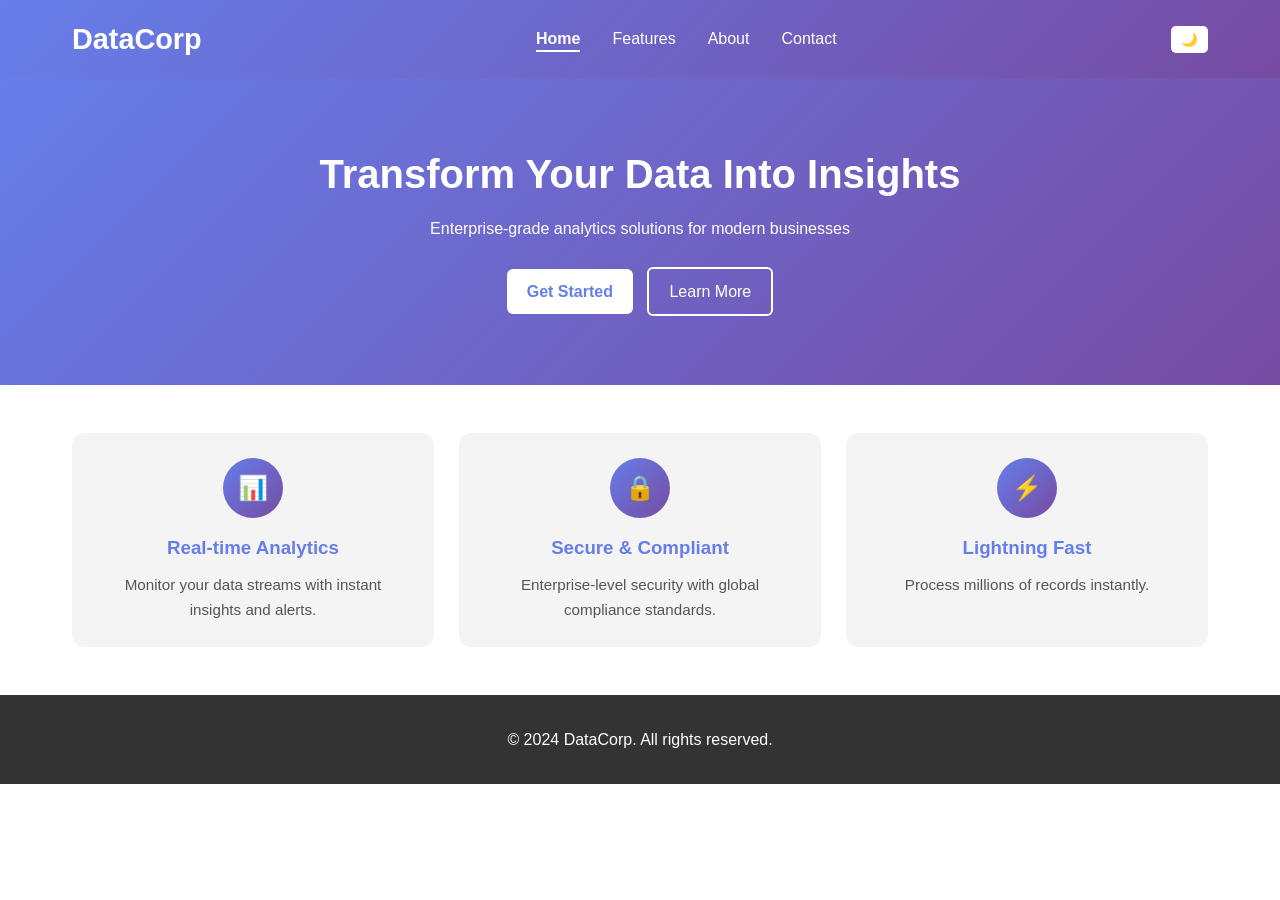
<file: index.html>
<!DOCTYPE html>
<html lang="en">
<head>
    <meta charset="UTF-8">
    <meta name="viewport" content="width=device-width, initial-scale=1.0">
    <title>DataCorp - Advanced Data Solutions</title>

    <!-- SEO Meta -->
    <meta name="description" content="DataCorp provides advanced data solutions, analytics, and enterprise data modeling services for modern businesses.">

    <!-- DARK MODE INIT (NO FLICKER + CONSISTENT) -->
    <script>
        try {
            const savedTheme = localStorage.getItem("darkMode");

            if (savedTheme === "true") {
                document.documentElement.classList.add("dark");
            } else if (savedTheme === null) {
                if (window.matchMedia("(prefers-color-scheme: dark)").matches) {
                    document.documentElement.classList.add("dark");
                }
            }
        } catch (e) {
            console.warn("Dark mode init failed:", e);
        }
    </script>

    <!-- CSS -->
    <link rel="stylesheet" href="style.css">
</head>

<body>

<header>
    <nav>
        <h1>DataCorp</h1>

        <ul>
            <li><a href="index.html" class="active">Home</a></li>
            <li><a href="features.html">Features</a></li>
            <li><a href="about.html">About</a></li>
            <li><a href="contact.html">Contact</a></li>
        </ul>

        <!-- Added type for consistency -->
        <button type="button" onclick="toggleDarkMode()">🌙</button>
    </nav>
</header>

<!-- HERO -->
<section class="hero">
    <h2>Transform Your Data Into Insights</h2>
    <p>Enterprise-grade analytics solutions for modern businesses</p>

    <div class="hero-buttons">
        <a href="contact.html" class="btn">Get Started</a>
        <a href="features.html" class="btn-secondary">Learn More</a>
    </div>
</section>

<!-- FEATURES PREVIEW -->
<section class="container">
    <div class="features-grid">

        <div class="feature-card">
            <div class="feature-icon">📊</div>
            <h3>Real-time Analytics</h3>
            <p>Monitor your data streams with instant insights and alerts.</p>
        </div>

        <div class="feature-card">
            <div class="feature-icon">🔒</div>
            <h3>Secure & Compliant</h3>
            <p>Enterprise-level security with global compliance standards.</p>
        </div>

        <div class="feature-card">
            <div class="feature-icon">⚡</div>
            <h3>Lightning Fast</h3>
            <p>Process millions of records instantly.</p>
        </div>

    </div>
</section>

<footer>
    <p>&copy; 2024 DataCorp. All rights reserved.</p>
</footer>

<!-- GLOBAL SCRIPT -->
<script src="script.js"></script>

</body>
</html>
</file>
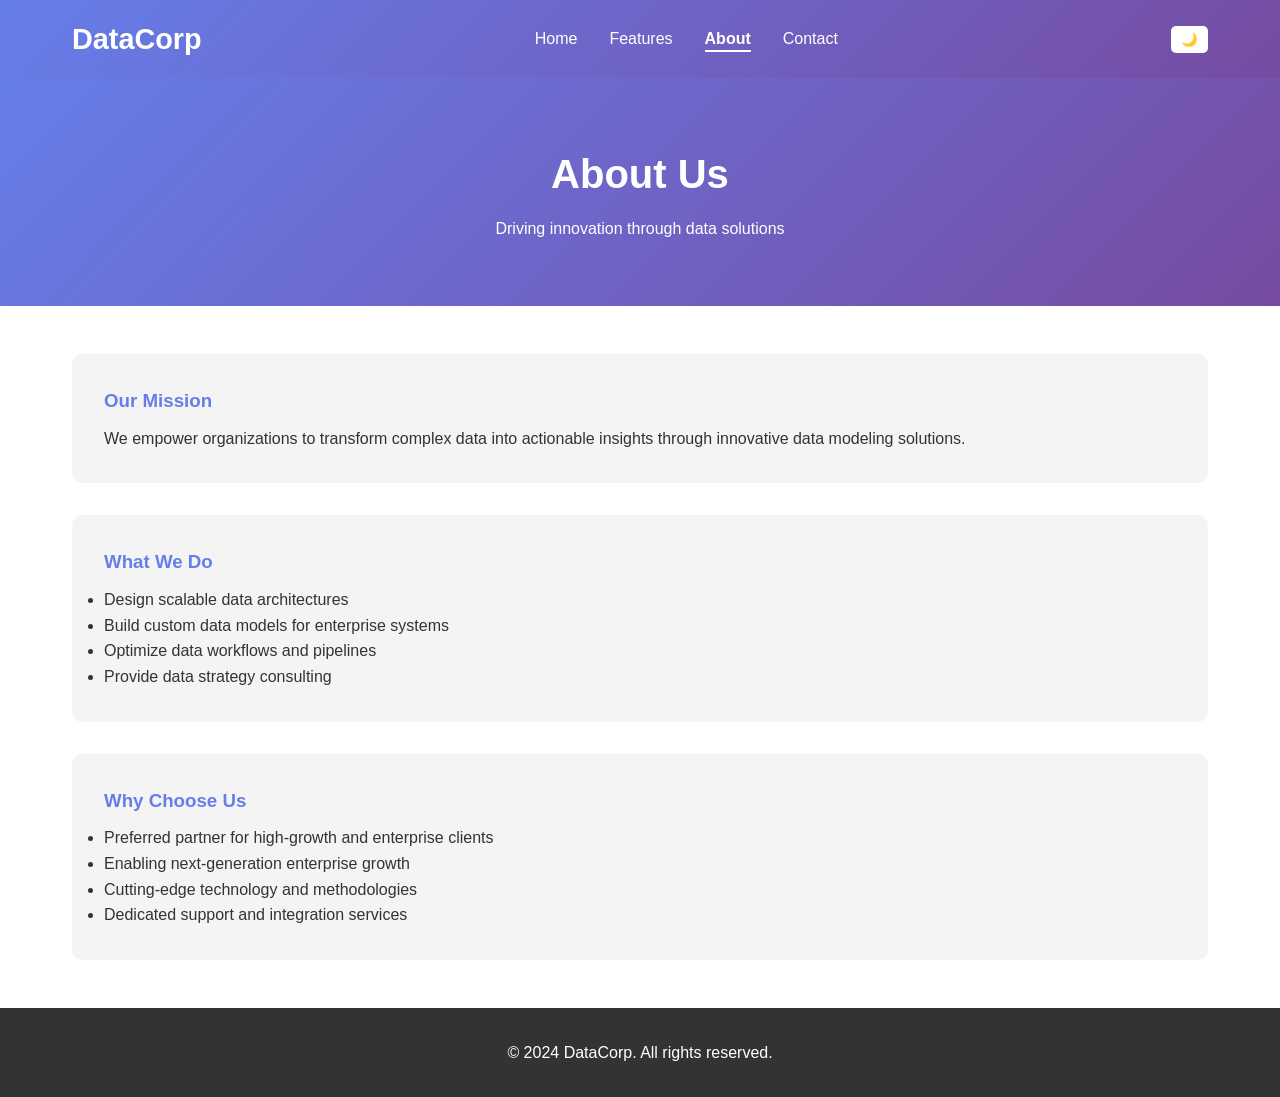
<file: about.html>
<!DOCTYPE html>
<html lang="en">
<head>
    <meta charset="UTF-8">
    <meta name="viewport" content="width=device-width, initial-scale=1.0">
    <title>About - DataCorp</title>

    <!-- DARK MODE INIT (NO FLICKER + CONSISTENT) -->
    <script>
        try {
            const savedTheme = localStorage.getItem("darkMode");

            if (savedTheme === "true") {
                document.documentElement.classList.add("dark");
            } else if (savedTheme === null) {
                if (window.matchMedia("(prefers-color-scheme: dark)").matches) {
                    document.documentElement.classList.add("dark");
                }
            }
        } catch (e) {
            console.warn("Dark mode init failed:", e);
        }
    </script>

    <!-- CSS -->
    <link rel="stylesheet" href="style.css">
</head>

<body>

<header>
    <nav>
        <h1>DataCorp</h1>

        <ul>
            <li><a href="index.html">Home</a></li>
            <li><a href="features.html">Features</a></li>
            <li><a href="about.html" class="active">About</a></li>
            <li><a href="contact.html">Contact</a></li>
        </ul>

        <!-- Added type for consistency -->
        <button type="button" onclick="toggleDarkMode()">🌙</button>
    </nav>
</header>

<!-- HERO -->
<section class="hero">
    <h2>About Us</h2>
    <p>Driving innovation through data solutions</p>
</section>

<!-- CONTENT -->
<div class="container">

    <div class="section">
        <h3>Our Mission</h3>
        <p>
            We empower organizations to transform complex data into actionable
            insights through innovative data modeling solutions.
        </p>
    </div>

    <div class="section">
        <h3>What We Do</h3>
        <ul>
            <li>Design scalable data architectures</li>
            <li>Build custom data models for enterprise systems</li>
            <li>Optimize data workflows and pipelines</li>
            <li>Provide data strategy consulting</li>
        </ul>
    </div>

    <div class="section">
        <h3>Why Choose Us</h3>
        <ul>
            <li>Preferred partner for high-growth and enterprise clients</li>
            <li>Enabling next-generation enterprise growth</li>
            <li>Cutting-edge technology and methodologies</li>
            <li>Dedicated support and integration services</li>
        </ul>
    </div>

</div>

<footer>
    <p>&copy; 2024 DataCorp. All rights reserved.</p>
</footer>

<!-- GLOBAL SCRIPT -->
<script src="script.js"></script>

</body>
</html>
</file>
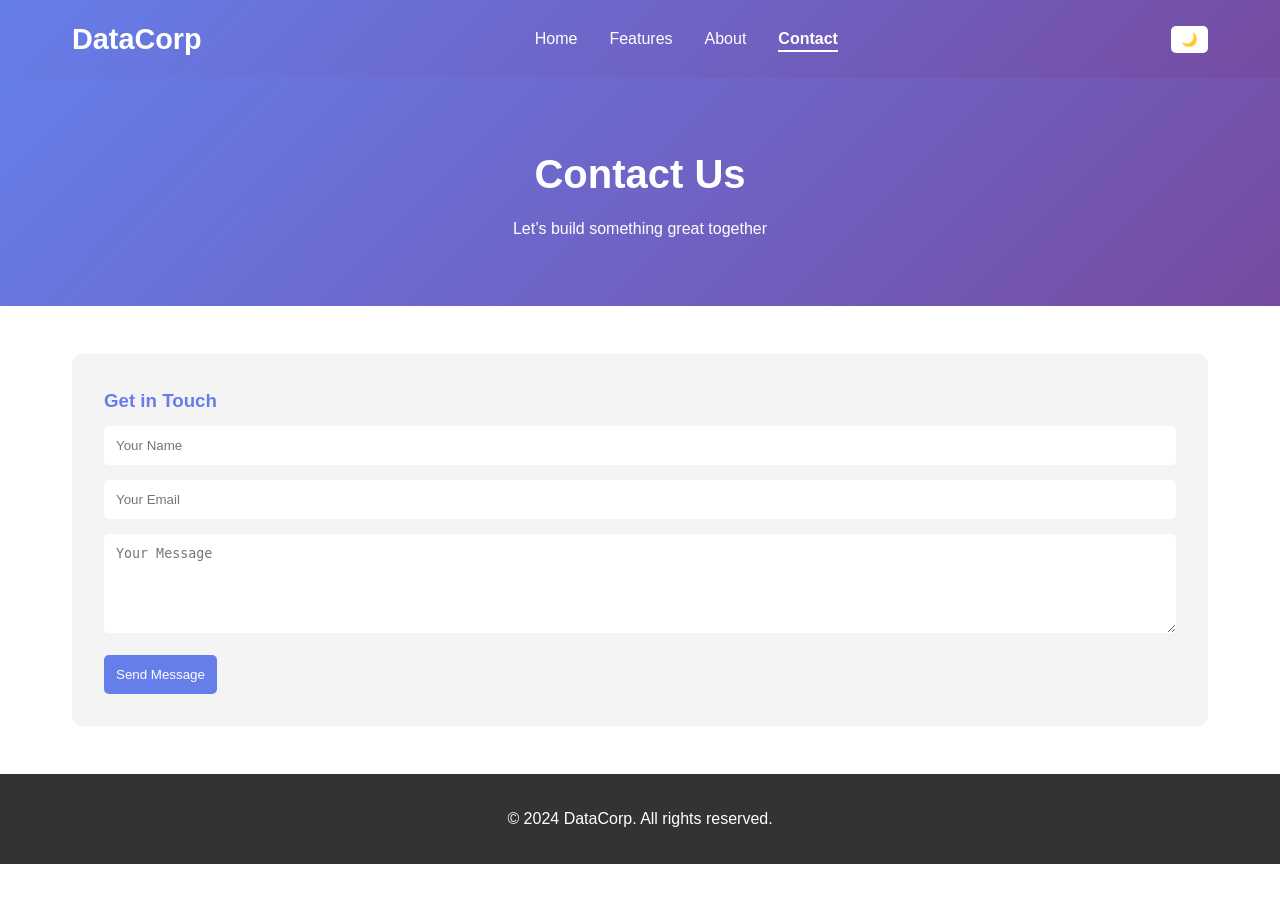
<file: contact.html>
<!DOCTYPE html>
<html lang="en">
<head>
    <meta charset="UTF-8">
    <meta name="viewport" content="width=device-width, initial-scale=1.0">
    <title>Contact - DataCorp</title>

    <!-- DARK MODE INIT (NO FLICKER + CONSISTENT) -->
    <script>
        try {
            const savedTheme = localStorage.getItem("darkMode");

            if (savedTheme === "true") {
                document.documentElement.classList.add("dark");
            } else if (savedTheme === null) {
                if (window.matchMedia("(prefers-color-scheme: dark)").matches) {
                    document.documentElement.classList.add("dark");
                }
            }
        } catch (e) {
            console.warn("Dark mode init failed:", e);
        }
    </script>

    <!-- CSS -->
    <link rel="stylesheet" href="style.css">
</head>

<body>

<header>
    <nav>
        <h1>DataCorp</h1>

        <ul>
            <li><a href="index.html">Home</a></li>
            <li><a href="features.html">Features</a></li>
            <li><a href="about.html">About</a></li>
            <li><a href="contact.html" class="active">Contact</a></li>
        </ul>

        <!-- Added type for consistency -->
        <button type="button" onclick="toggleDarkMode()">🌙</button>
    </nav>
</header>

<!-- HERO -->
<section class="hero">
    <h2>Contact Us</h2>
    <p>Let’s build something great together</p>
</section>

<!-- FORM -->
<div class="container">
    <div class="section">
        <h3>Get in Touch</h3>

        <form action="https://formsubmit.co/abdulhannan.am97@gmail.com" method="POST">

            <input type="text" name="name" placeholder="Your Name" required>

            <input type="email" name="email" placeholder="Your Email" required>

            <textarea name="message" rows="5" placeholder="Your Message" required></textarea>

            <!-- Optional settings -->
            <input type="hidden" name="_subject" value="New Contact Form Submission">
            <input type="hidden" name="_captcha" value="false">

            <!-- Optional UX improvement -->
            <input type="hidden" name="_next" value="thankyou.html">

            <button type="submit">Send Message</button>
        </form>
    </div>
</div>

<footer>
    <p>&copy; 2024 DataCorp. All rights reserved.</p>
</footer>

<!-- GLOBAL SCRIPT -->
<script src="script.js"></script>

</body>
</html>
</file>
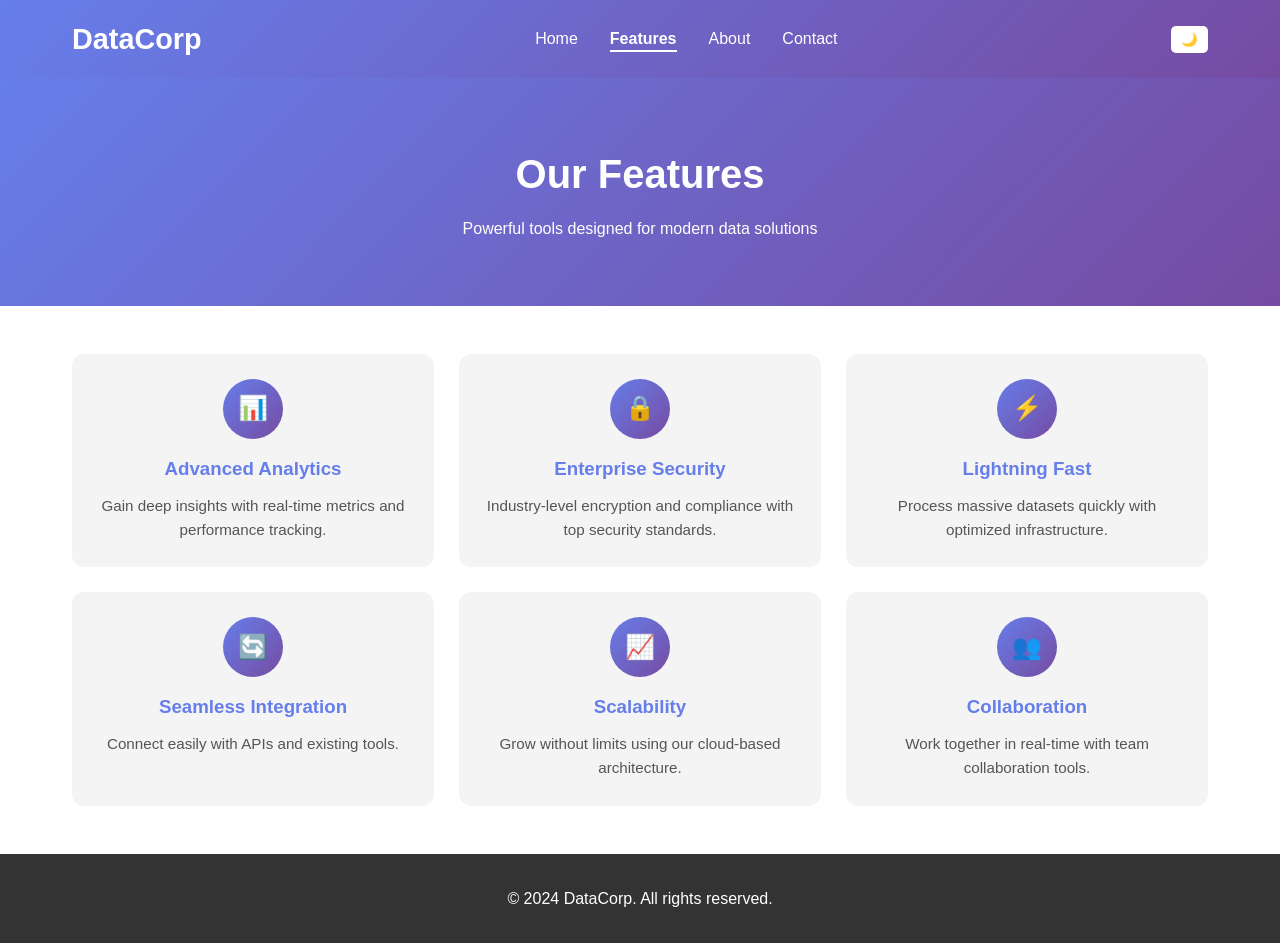
<file: features.html>
<!DOCTYPE html>
<html lang="en">
<head>
    <meta charset="UTF-8">
    <meta name="viewport" content="width=device-width, initial-scale=1.0">
    <title>Features - DataCorp</title>

    <!-- DARK MODE INIT (NO FLICKER + CONSISTENT) -->
    <script>
        try {
            const savedTheme = localStorage.getItem("darkMode");

            if (savedTheme === "true") {
                document.documentElement.classList.add("dark");
            } else if (savedTheme === null) {
                if (window.matchMedia("(prefers-color-scheme: dark)").matches) {
                    document.documentElement.classList.add("dark");
                }
            }
        } catch (e) {
            console.warn("Dark mode init failed:", e);
        }
    </script>

    <!-- CSS -->
    <link rel="stylesheet" href="style.css">
</head>

<body>

<header>
    <nav>
        <h1>DataCorp</h1>

        <ul>
            <li><a href="index.html">Home</a></li>
            <li><a href="features.html" class="active">Features</a></li>
            <li><a href="about.html">About</a></li>
            <li><a href="contact.html">Contact</a></li>
        </ul>

        <!-- TYPE ADDED (important for consistency) -->
        <button type="button" onclick="toggleDarkMode()">🌙</button>
    </nav>
</header>

<!-- HERO -->
<section class="hero">
    <h2>Our Features</h2>
    <p>Powerful tools designed for modern data solutions</p>
</section>

<!-- FEATURES -->
<div class="container">
    <div class="features-grid">

        <div class="feature-card">
            <div class="feature-icon">📊</div>
            <h3>Advanced Analytics</h3>
            <p>Gain deep insights with real-time metrics and performance tracking.</p>
        </div>

        <div class="feature-card">
            <div class="feature-icon">🔒</div>
            <h3>Enterprise Security</h3>
            <p>Industry-level encryption and compliance with top security standards.</p>
        </div>

        <div class="feature-card">
            <div class="feature-icon">⚡</div>
            <h3>Lightning Fast</h3>
            <p>Process massive datasets quickly with optimized infrastructure.</p>
        </div>

        <div class="feature-card">
            <div class="feature-icon">🔄</div>
            <h3>Seamless Integration</h3>
            <p>Connect easily with APIs and existing tools.</p>
        </div>

        <div class="feature-card">
            <div class="feature-icon">📈</div>
            <h3>Scalability</h3>
            <p>Grow without limits using our cloud-based architecture.</p>
        </div>

        <div class="feature-card">
            <div class="feature-icon">👥</div>
            <h3>Collaboration</h3>
            <p>Work together in real-time with team collaboration tools.</p>
        </div>

    </div>
</div>

<footer>
    <p>&copy; 2024 DataCorp. All rights reserved.</p>
</footer>

<!-- GLOBAL SCRIPT -->
<script src="script.js"></script>

</body>
</html>
</file>
<file: style.css>
/* RESET */
* {
    margin: 0;
    padding: 0;
    box-sizing: border-box;
}

/* BODY */
body {
    font-family: 'Segoe UI', Tahoma, Geneva, Verdana, sans-serif;
    color: #333;
    line-height: 1.6;
    background: #fff;
    transition: background 0.3s, color 0.3s;
}

/* DARK MODE (UPDATED) */
.dark body {
    background: #121212;
    color: #eee;
}

/* HEADER */
header {
    background: linear-gradient(135deg, #667eea, #764ba2);
    color: white;
    padding: 1rem 0;
    position: sticky;
    top: 0;
    z-index: 100;
    backdrop-filter: blur(10px);
}

nav {
    display: flex;
    justify-content: space-between;
    align-items: center;
    max-width: 1200px;
    margin: auto;
    padding: 0 2rem;
}

nav h1 {
    font-size: 1.8rem;
}

/* NAV LINKS */
nav ul {
    display: flex;
    list-style: none;
    gap: 2rem;
}

nav a {
    color: white;
    text-decoration: none;
    position: relative;
}

/* underline animation */
nav a::after {
    content: "";
    position: absolute;
    width: 0%;
    height: 2px;
    background: white;
    left: 0;
    bottom: -5px;
    transition: 0.3s;
}

nav a:hover::after {
    width: 100%;
}

/* ACTIVE NAV LINK */
nav a.active {
    font-weight: bold;
}

nav a.active::after {
    width: 100%;
}

/* DARK MODE BUTTON */
nav button {
    background: white;
    border: none;
    padding: 6px 10px;
    border-radius: 5px;
    cursor: pointer;
}

/* HERO */
.hero {
    background: linear-gradient(135deg, #667eea, #764ba2);
    color: white;
    text-align: center;
    padding: 4rem 2rem;
}

.hero h2 {
    font-size: 2.5rem;
    margin-bottom: 10px;
}

/* HERO BUTTONS */
.hero-buttons {
    margin-top: 20px;
}

/* PRIMARY BUTTON */
.btn {
    display: inline-block;
    background: white;
    color: #667eea;
    padding: 10px 20px;
    border-radius: 6px;
    text-decoration: none;
    margin: 5px;
    font-weight: bold;
    transition: 0.3s;
}

.btn:hover {
    transform: scale(1.05);
}

/* SECONDARY BUTTON */
.btn-secondary {
    display: inline-block;
    border: 2px solid white;
    color: white;
    padding: 10px 20px;
    border-radius: 6px;
    text-decoration: none;
    margin: 5px;
    transition: 0.3s;
}

.btn-secondary:hover {
    background: white;
    color: #667eea;
}

/* CONTAINER */
.container {
    max-width: 1200px;
    margin: 3rem auto;
    padding: 0 2rem;
}

/* SECTION */
.section {
    background: #f4f4f4;
    padding: 2rem;
    border-radius: 10px;
    margin-bottom: 2rem;
    transition: transform 0.3s, background 0.3s;
}

.section:hover {
    transform: translateY(-5px);
}

.section h3 {
    color: #667eea;
    margin-bottom: 10px;
}

/* FEATURES GRID */
.features-grid {
    display: grid;
    grid-template-columns: repeat(auto-fit, minmax(280px, 1fr));
    gap: 25px;
}

/* FEATURE CARD */
.feature-card {
    background: #f4f4f4;
    border-radius: 12px;
    padding: 25px;
    text-align: center;
    transition: transform 0.3s, box-shadow 0.3s, background 0.3s;
}

.feature-card:hover {
    transform: translateY(-6px);
    box-shadow: 0 8px 25px rgba(0,0,0,0.15);
}

.feature-card h3 {
    color: #667eea;
    margin-bottom: 10px;
}

.feature-card p {
    color: #555;
    font-size: 0.95rem;
}

/* ICON */
.feature-icon {
    width: 60px;
    height: 60px;
    margin: 0 auto 15px;
    background: linear-gradient(135deg, #667eea, #764ba2);
    border-radius: 50%;
    display: flex;
    align-items: center;
    justify-content: center;
    color: white;
    font-size: 1.5rem;
}

/* FORM */
form input,
form textarea {
    width: 100%;
    padding: 12px;
    margin-bottom: 15px;
    border: none;
    border-radius: 5px;
    outline: none;
}

/* BUTTON (FORM) */
button {
    background: #667eea;
    color: white;
    padding: 12px;
    border: none;
    border-radius: 5px;
    cursor: pointer;
    transition: 0.3s;
}

button:hover {
    transform: scale(1.03);
}

/* FOOTER */
footer {
    background: #333;
    color: white;
    text-align: center;
    padding: 2rem;
    margin-top: 3rem;
}

/* ANIMATIONS */
.section, .feature-card {
    opacity: 0;
    transform: translateY(30px);
    transition: all 0.6s ease;
}

.section.show, .feature-card.show {
    opacity: 1;
    transform: translateY(0);
}

/* DARK MODE OVERRIDES (UPDATED) */
.dark .section,
.dark .feature-card {
    background: #1e1e1e;
}

.dark .feature-card p {
    color: #ccc;
}

.dark nav button {
    background: #333;
    color: white;
}

/* RESPONSIVE */
@media (max-width: 768px) {
    .hero h2 {
        font-size: 1.8rem;
    }

    nav ul {
        gap: 1rem;
    }
}
</file>
